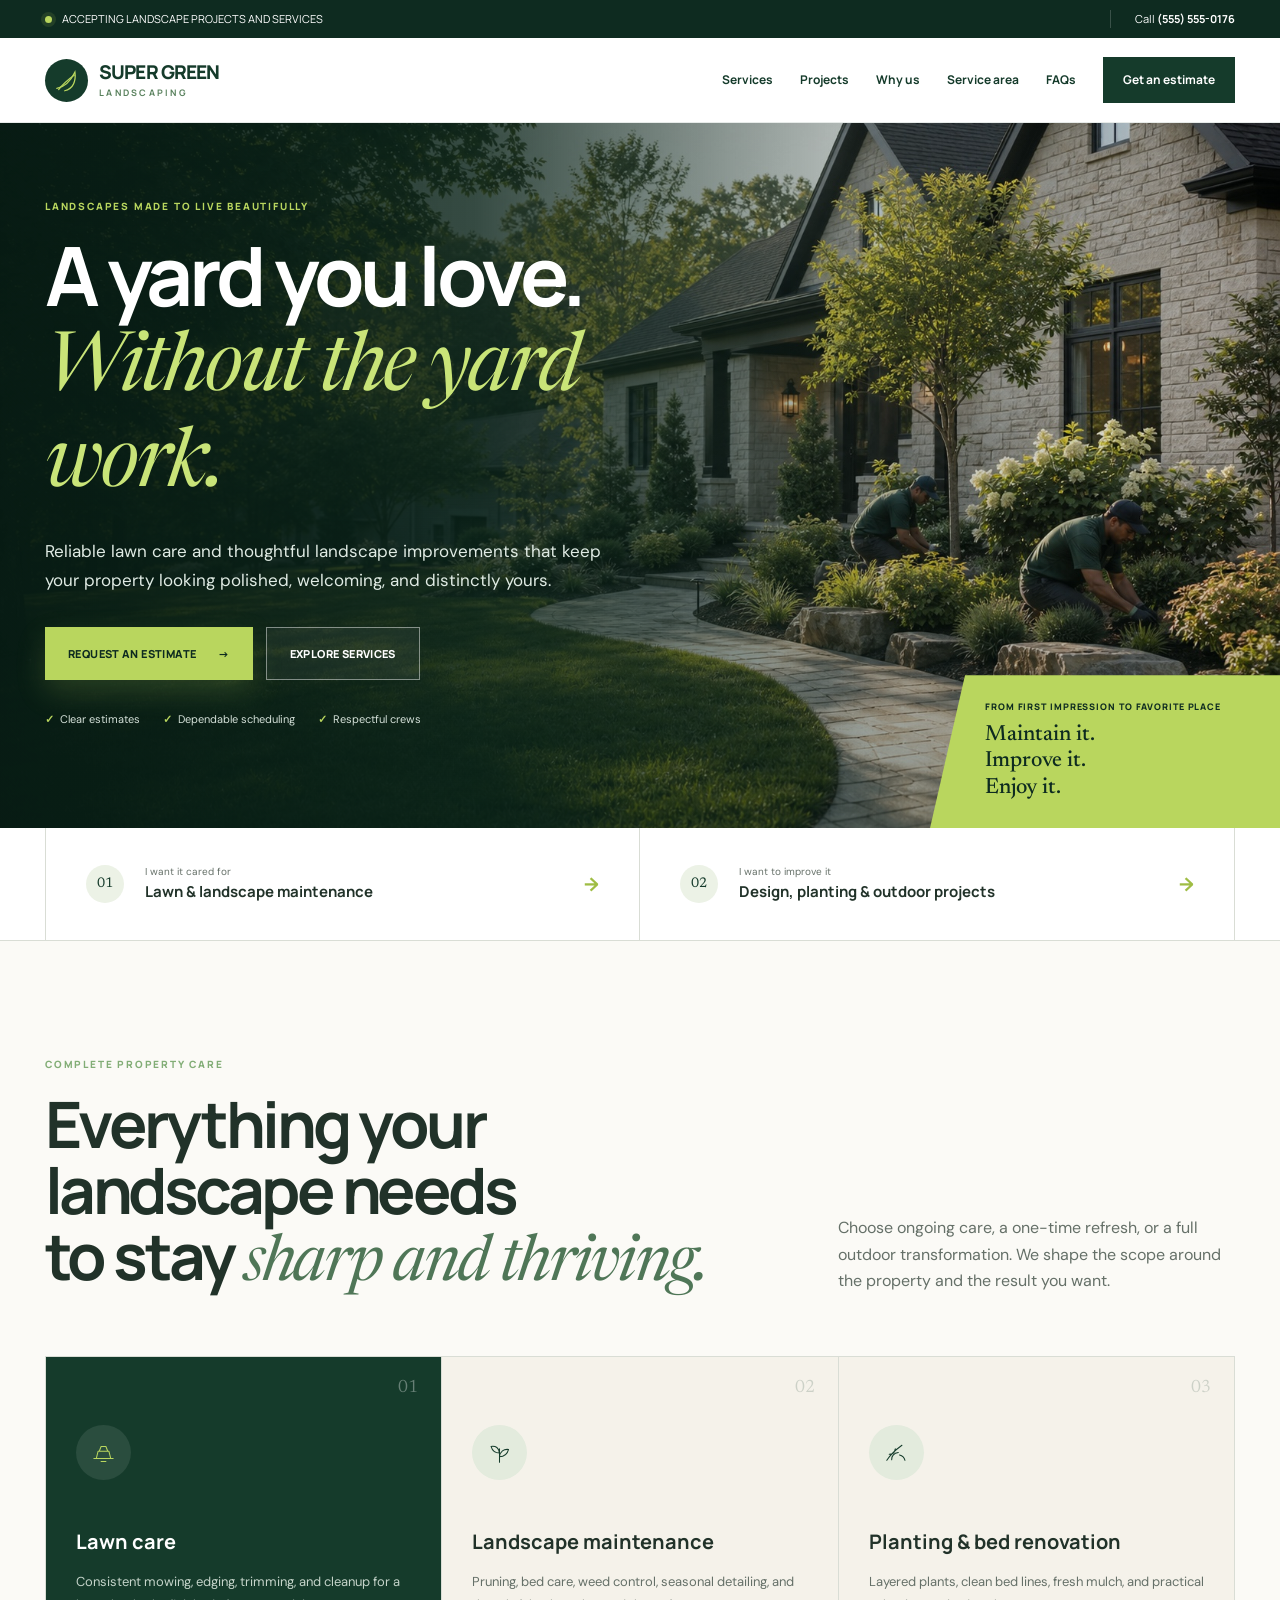
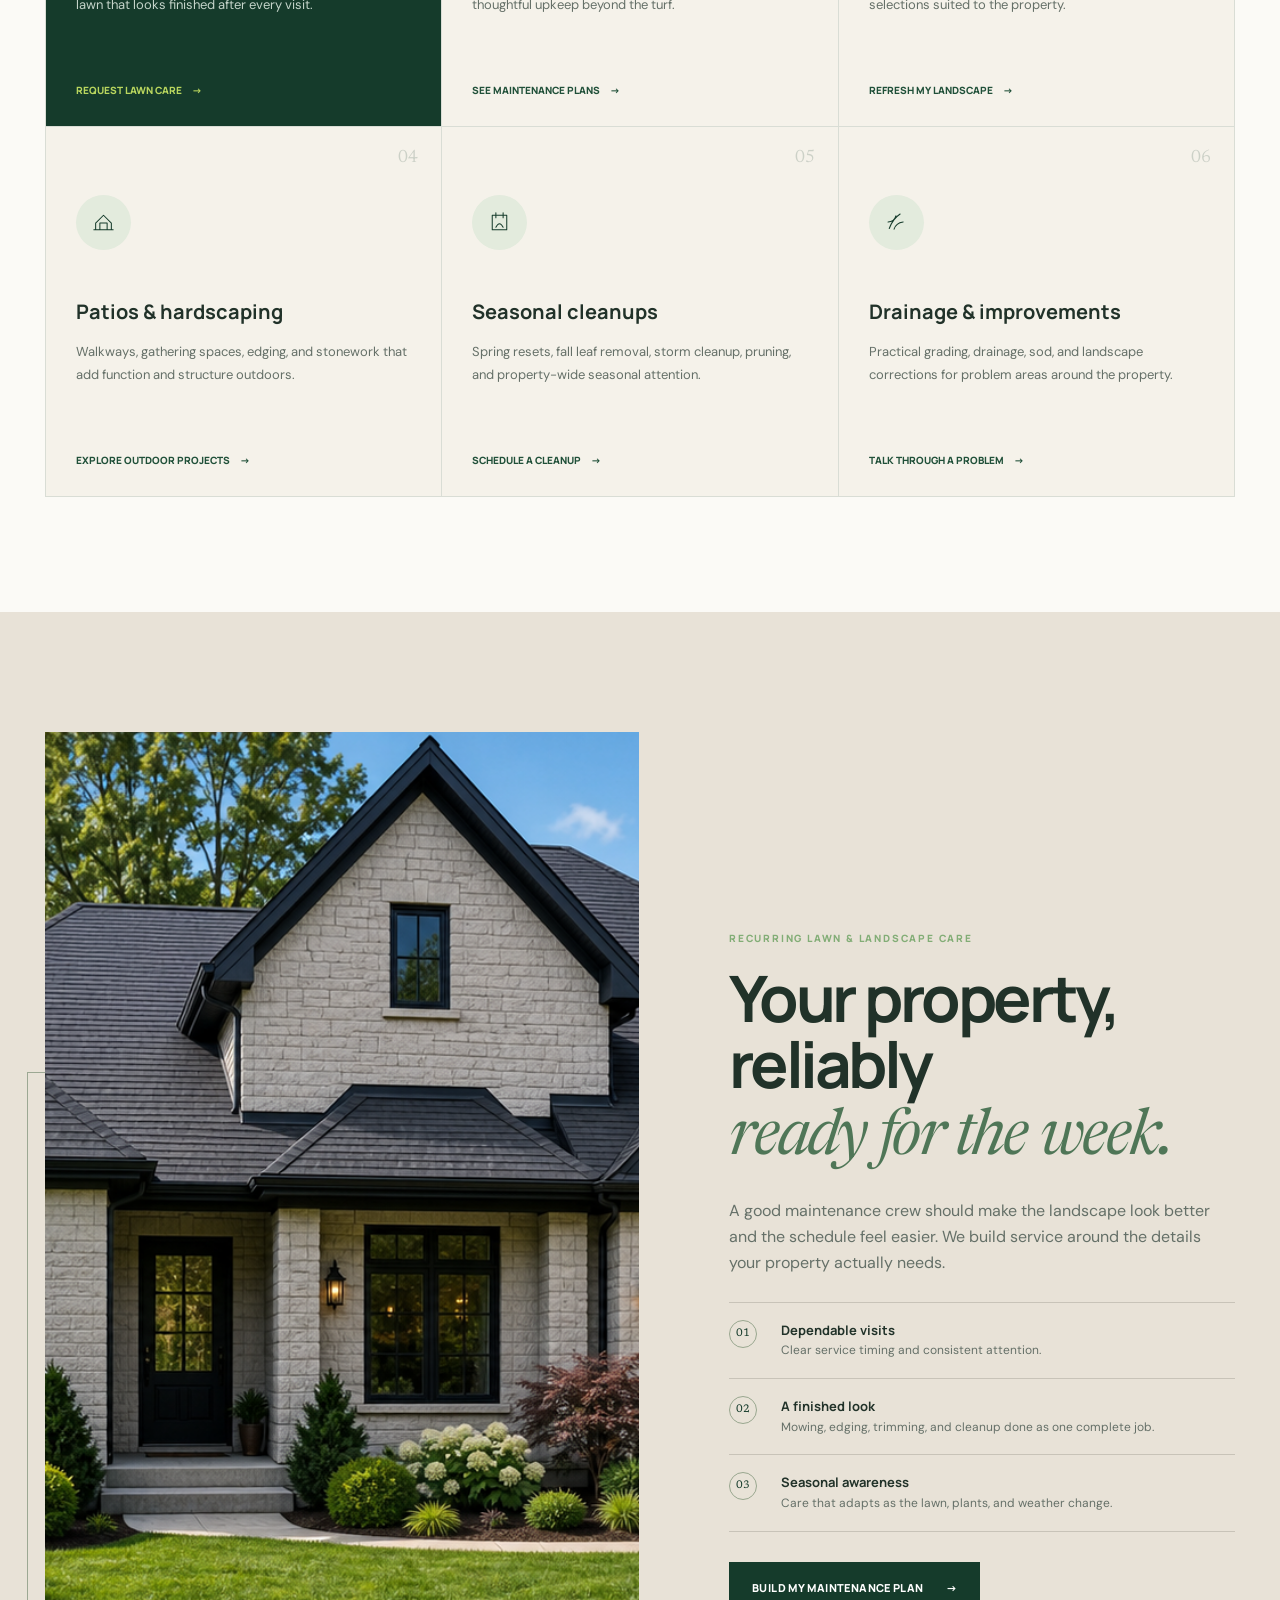
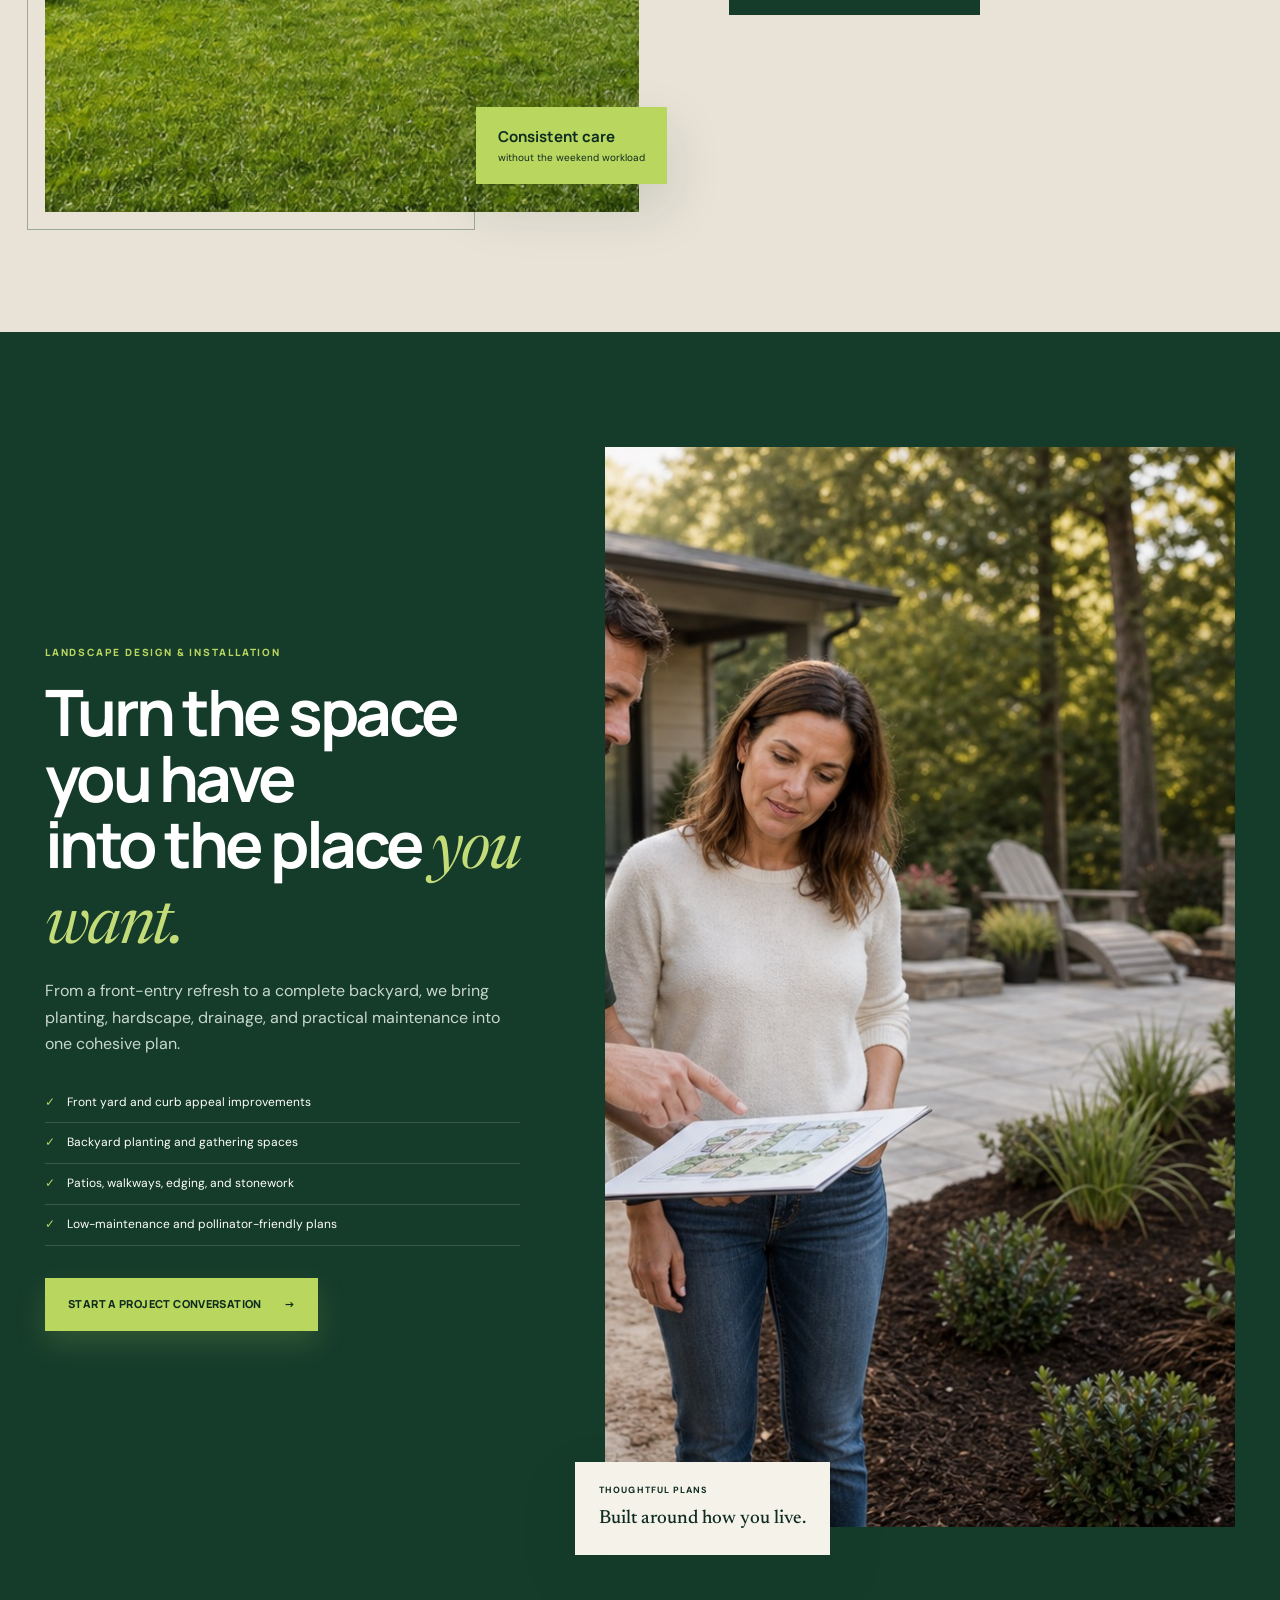
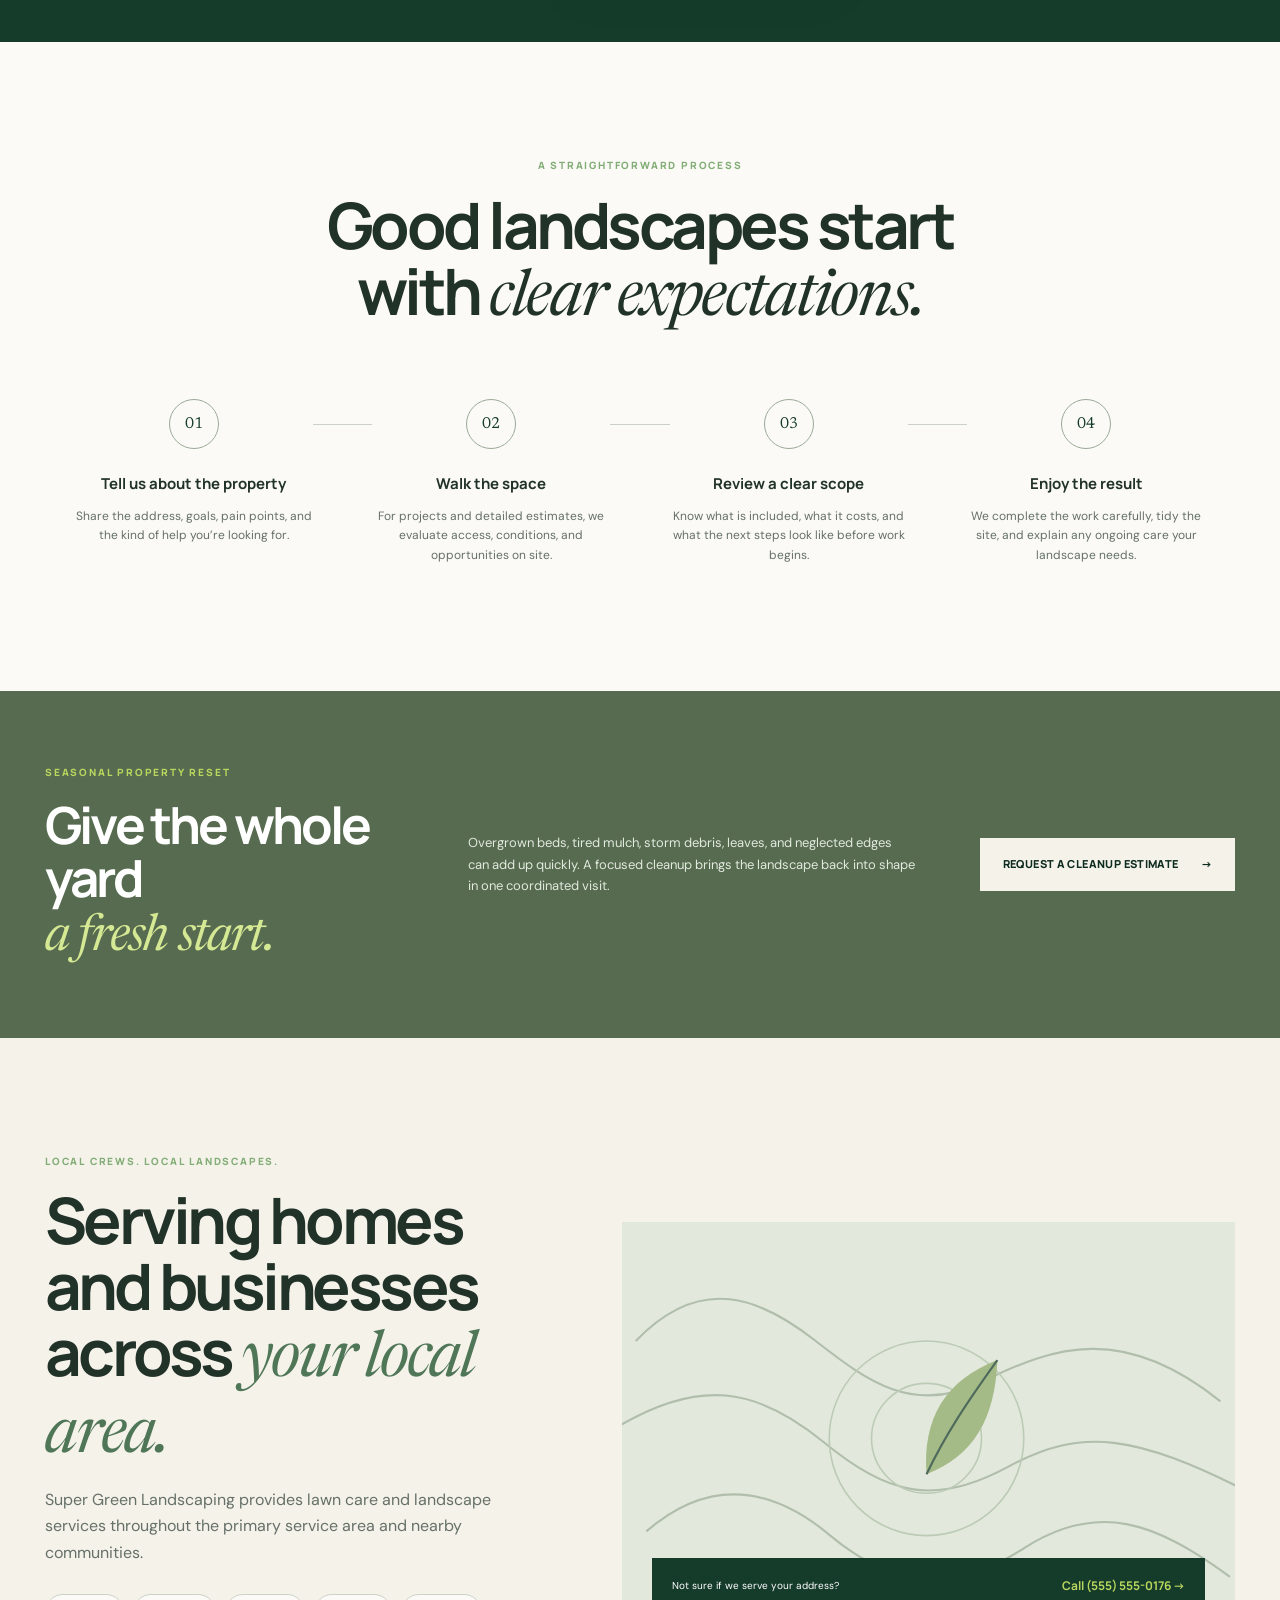
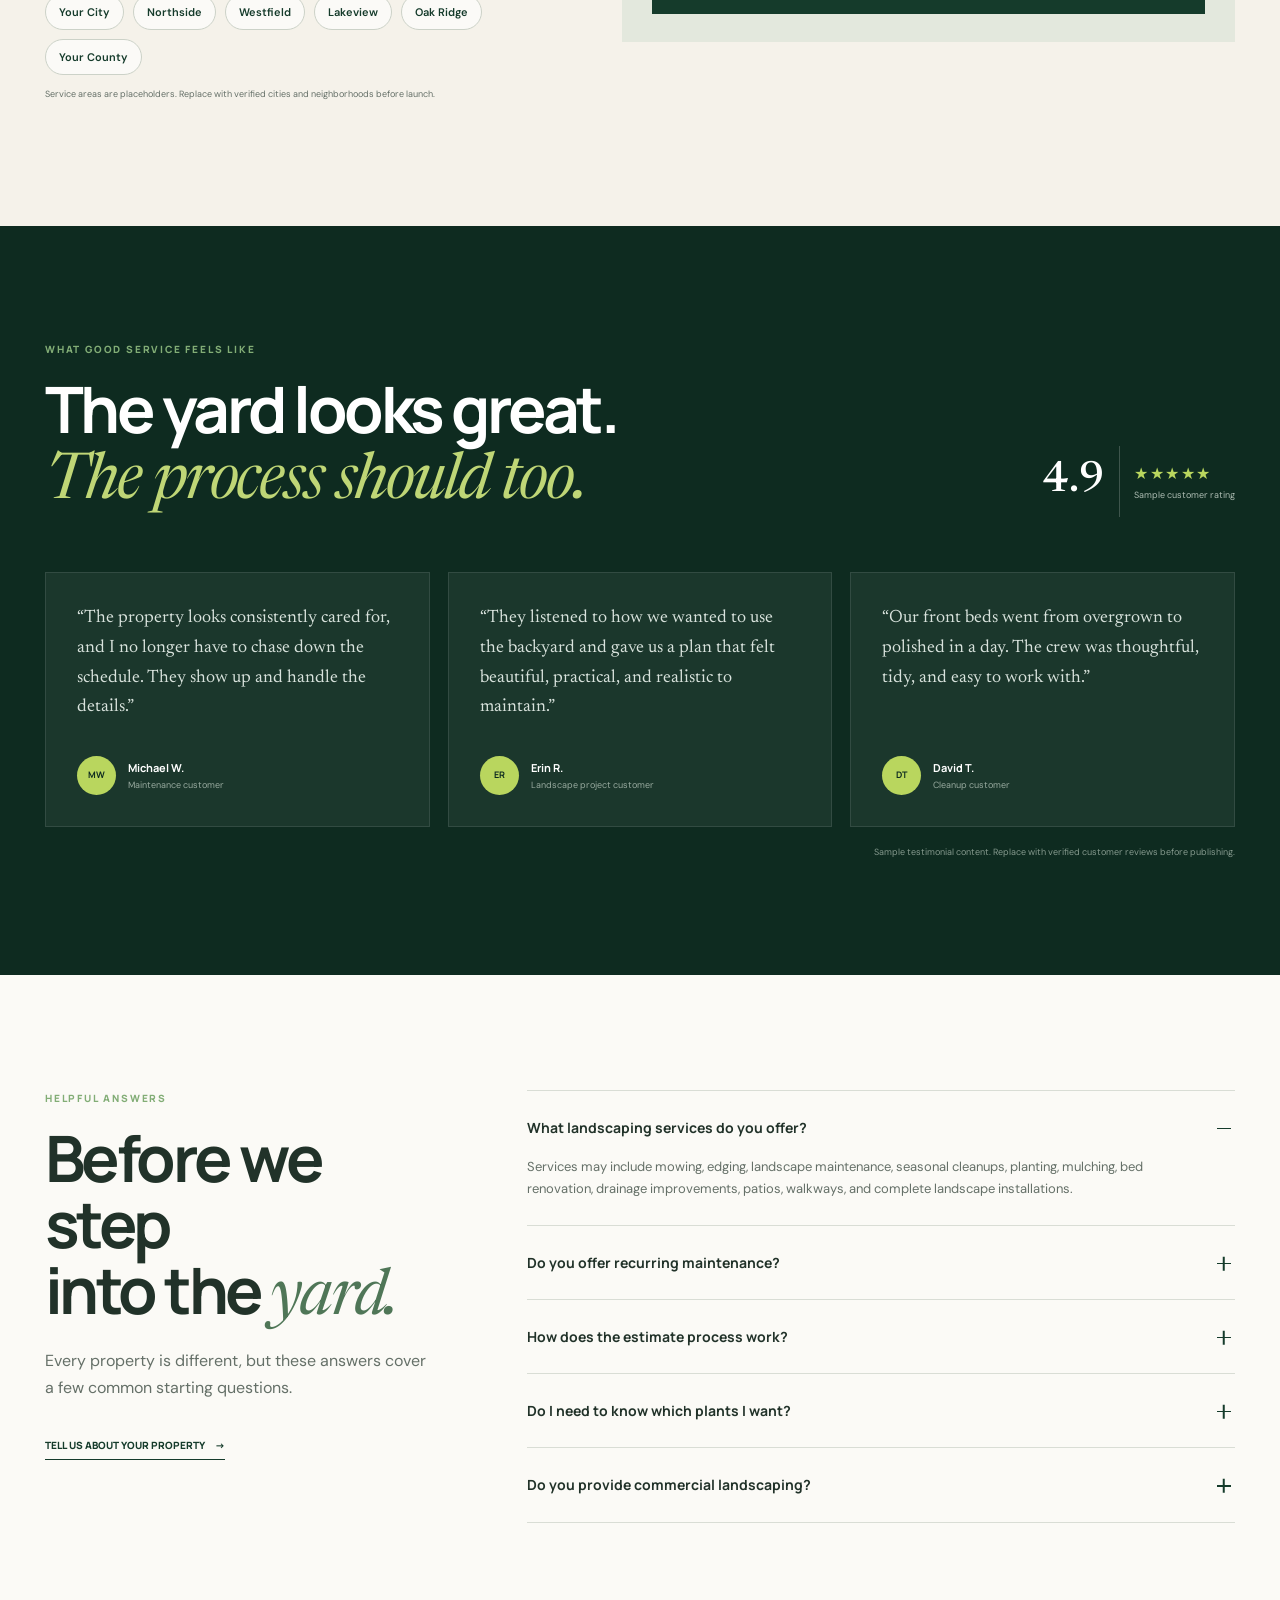
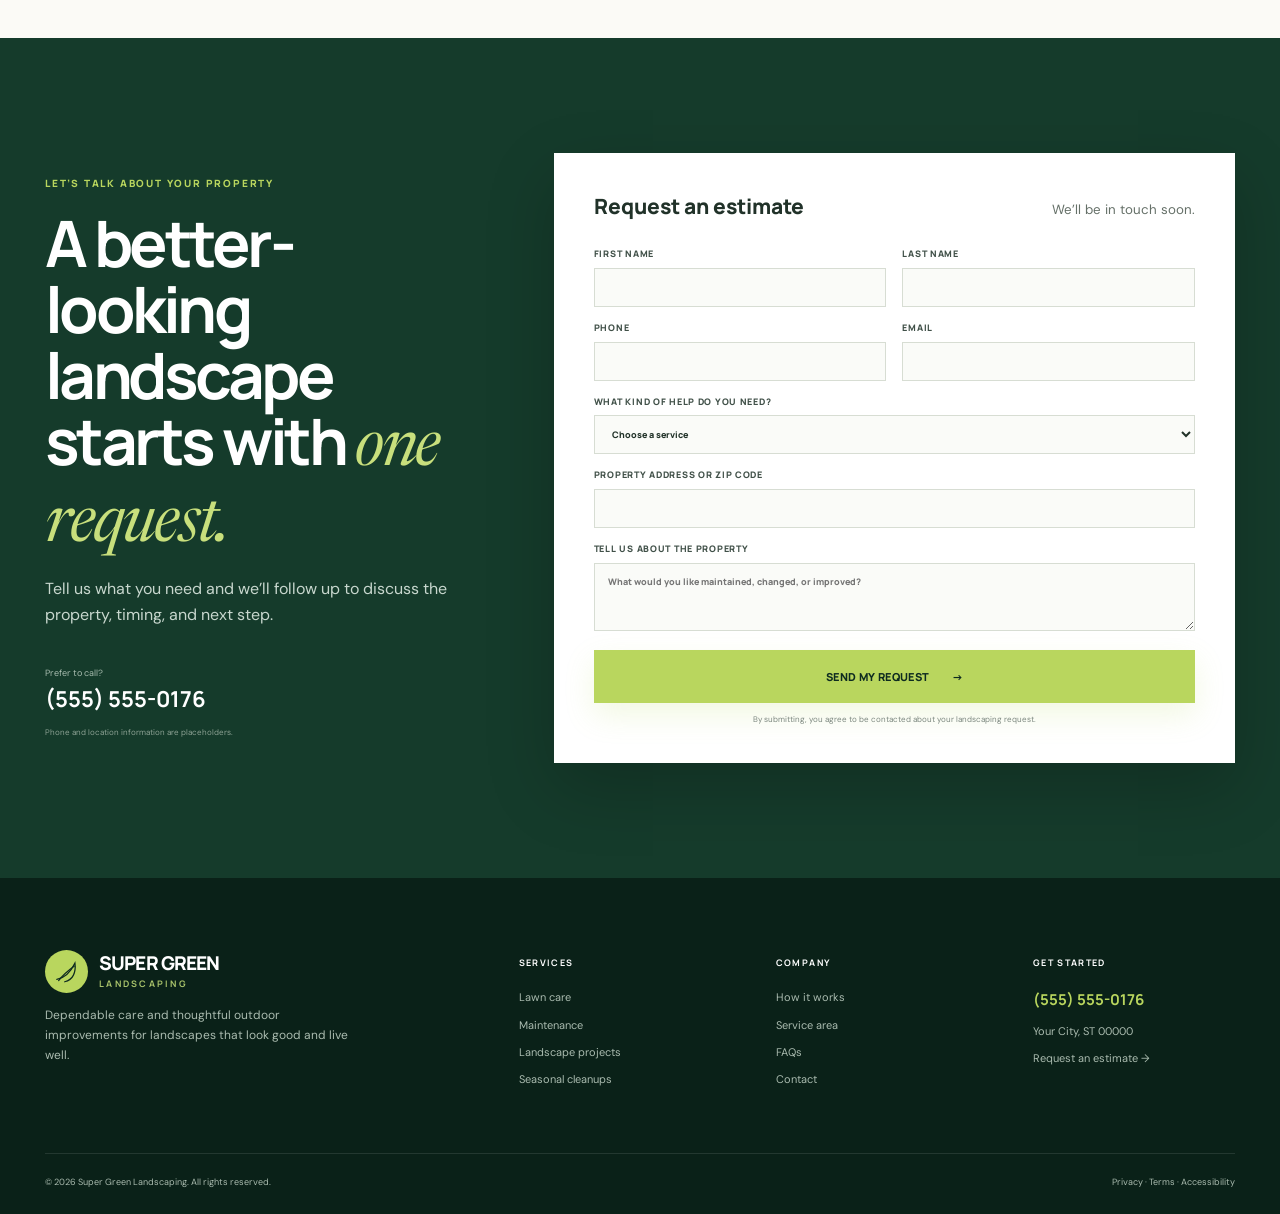
<file: index.html>
<!doctype html>
<html lang="en">
  <head>
    <meta charset="UTF-8">
    <meta name="viewport" content="width=device-width, initial-scale=1.0">
    <title>Super Green Landscaping | Lawn Care &amp; Landscape Design</title>
    <meta name="description" content="Reliable lawn care, landscape maintenance, planting, patios and outdoor improvements for homes and businesses. Request a landscaping estimate from Super Green Landscaping.">
    <meta name="theme-color" content="#153b2b">
    <meta name="robots" content="index, follow, max-image-preview:large">
    <link rel="canonical" href="https://supergreenlandscaping.com/">
    <link rel="icon" href="assets/favicon.svg" type="image/svg+xml">
    <link rel="preload" href="assets/images/landscape-hero.jpg" as="image">
    <link rel="stylesheet" href="styles.css">
    <meta property="og:type" content="website">
    <meta property="og:title" content="Super Green Landscaping">
    <meta property="og:description" content="Landscapes that look cared for. Service that feels effortless.">
    <meta property="og:url" content="https://supergreenlandscaping.com/">
    <meta property="og:image" content="https://supergreenlandscaping.com/assets/images/landscape-hero.jpg">
    <meta name="twitter:card" content="summary_large_image">
    <script type="application/ld+json">
      {
        "@context": "https://schema.org",
        "@type": "LandscapingBusiness",
        "@id": "https://supergreenlandscaping.com/#business",
        "name": "Super Green Landscaping",
        "url": "https://supergreenlandscaping.com/",
        "image": "https://supergreenlandscaping.com/assets/images/landscape-hero.jpg",
        "telephone": "+1-555-555-0176",
        "priceRange": "$$",
        "description": "Residential and commercial lawn care, landscape maintenance, planting, cleanups, hardscaping and landscape improvement services.",
        "address": {
          "@type": "PostalAddress",
          "addressLocality": "Your City",
          "addressRegion": "ST",
          "postalCode": "00000",
          "addressCountry": "US"
        },
        "areaServed": [
          {"@type": "City", "name": "Your City"},
          {"@type": "AdministrativeArea", "name": "Your County"}
        ],
        "hasOfferCatalog": {
          "@type": "OfferCatalog",
          "name": "Landscaping Services",
          "itemListElement": [
            {"@type": "Offer", "itemOffered": {"@type": "Service", "name": "Lawn Care and Mowing"}},
            {"@type": "Offer", "itemOffered": {"@type": "Service", "name": "Landscape Maintenance"}},
            {"@type": "Offer", "itemOffered": {"@type": "Service", "name": "Landscape Design and Installation"}},
            {"@type": "Offer", "itemOffered": {"@type": "Service", "name": "Planting and Mulching"}},
            {"@type": "Offer", "itemOffered": {"@type": "Service", "name": "Patios and Hardscaping"}},
            {"@type": "Offer", "itemOffered": {"@type": "Service", "name": "Seasonal Yard Cleanup"}}
          ]
        }
      }
    </script>
    <script type="application/ld+json">
      {
        "@context": "https://schema.org",
        "@type": "FAQPage",
        "mainEntity": [
          {
            "@type": "Question",
            "name": "What landscaping services do you offer?",
            "acceptedAnswer": {"@type": "Answer", "text": "Services may include mowing, edging, landscape maintenance, seasonal cleanups, planting, mulching, bed renovation, drainage improvements, patios, walkways and complete landscape installations."}
          },
          {
            "@type": "Question",
            "name": "Do you offer recurring lawn and landscape maintenance?",
            "acceptedAnswer": {"@type": "Answer", "text": "Yes. Recurring service plans can be tailored to the property and season, with visit frequency and included services confirmed in the estimate."}
          },
          {
            "@type": "Question",
            "name": "How does the landscape estimate process work?",
            "acceptedAnswer": {"@type": "Answer", "text": "After a short conversation about the property and goals, a team member visits the site when needed, confirms the scope and provides a written estimate before scheduling work."}
          },
          {
            "@type": "Question",
            "name": "Do I need to know which plants or materials I want?",
            "acceptedAnswer": {"@type": "Answer", "text": "No. Share how you want the space to look, feel and function. Recommendations can account for sun, soil, drainage, maintenance preferences, budget and regional growing conditions."}
          }
        ]
      }
    </script>
  </head>
  <body>
    <a class="skip-link" href="#main-content">Skip to content</a>

    <div class="utility-bar">
      <div class="container utility-inner">
        <p><span></span> ACCEPTING LANDSCAPE PROJECTS AND SERVICES</p>
        <a href="tel:+15555550176">Call <strong>(555) 555-0176</strong></a>
      </div>
    </div>

    <header class="site-header" id="top">
      <div class="container nav-wrap">
        <a class="brand" href="#top" aria-label="Super Green Landscaping home">
          <span class="brand-mark" aria-hidden="true">
            <svg viewBox="0 0 48 48"><path d="M8 37C20 35 30 27 38 10c2 15-3 28-17 31"/><path d="M11 39c7-9 15-16 26-24"/></svg>
          </span>
          <span class="brand-copy"><strong>Super Green</strong><small>Landscaping</small></span>
        </a>
        <button class="menu-toggle" type="button" aria-expanded="false" aria-controls="primary-nav">
          <span></span><span></span><span></span><span class="sr-only">Open menu</span>
        </button>
        <nav class="primary-nav" id="primary-nav" aria-label="Primary navigation">
          <a href="#services">Services</a>
          <a href="#projects">Projects</a>
          <a href="#why-us">Why us</a>
          <a href="#service-area">Service area</a>
          <a href="#faq">FAQs</a>
          <a class="nav-cta" href="#estimate">Get an estimate</a>
        </nav>
      </div>
    </header>

    <main id="main-content">
      <section class="hero" aria-labelledby="hero-heading">
        <div class="hero-image" role="img" aria-label="Professionally landscaped home with a healthy lawn, layered plantings and stone walkway"></div>
        <div class="hero-overlay"></div>
        <div class="container hero-inner">
          <div class="hero-copy">
            <span class="eyebrow">Landscapes made to live beautifully</span>
            <h1 id="hero-heading">A yard you love.<br><em>Without the yard work.</em></h1>
            <p>Reliable lawn care and thoughtful landscape improvements that keep your property looking polished, welcoming, and distinctly yours.</p>
            <div class="hero-actions">
              <a class="button button-lime" href="#estimate">Request an estimate <span>→</span></a>
              <a class="button button-ghost" href="#services">Explore services</a>
            </div>
            <div class="hero-trust">
              <span><b>✓</b> Clear estimates</span>
              <span><b>✓</b> Dependable scheduling</span>
              <span><b>✓</b> Respectful crews</span>
            </div>
          </div>
        </div>
        <div class="hero-card">
          <span>From first impression to favorite place</span>
          <strong>Maintain it.<br>Improve it.<br>Enjoy it.</strong>
        </div>
      </section>

      <section class="path-section" aria-label="Choose a landscaping service path">
        <div class="container path-grid">
          <a href="#maintenance">
            <span class="path-number">01</span>
            <div><small>I want it cared for</small><strong>Lawn &amp; landscape maintenance</strong></div>
            <b>→</b>
          </a>
          <a href="#projects">
            <span class="path-number">02</span>
            <div><small>I want to improve it</small><strong>Design, planting &amp; outdoor projects</strong></div>
            <b>→</b>
          </a>
        </div>
      </section>

      <section class="services-section section" id="services">
        <div class="container">
          <div class="section-heading">
            <div><span class="kicker">Complete property care</span><h2>Everything your landscape needs<br>to stay <em>sharp and thriving.</em></h2></div>
            <p>Choose ongoing care, a one-time refresh, or a full outdoor transformation. We shape the scope around the property and the result you want.</p>
          </div>
          <div class="service-grid">
            <article class="service-card featured">
              <span class="service-index">01</span>
              <div class="service-icon"><svg viewBox="0 0 48 48"><path d="M8 34h32M12 34l3-12h18l3 12M17 22l3-8h8l3 8M20 39h8"/></svg></div>
              <h3>Lawn care</h3>
              <p>Consistent mowing, edging, trimming, and cleanup for a lawn that looks finished after every visit.</p>
              <a href="#estimate">Request lawn care <span>→</span></a>
            </article>
            <article class="service-card">
              <span class="service-index">02</span>
              <div class="service-icon"><svg viewBox="0 0 48 48"><path d="M24 40V18M24 25c-7 0-12-4-14-11 8-1 13 2 14 11ZM24 31c8 0 13-4 15-12-8-1-14 3-15 12Z"/></svg></div>
              <h3>Landscape maintenance</h3>
              <p>Pruning, bed care, weed control, seasonal detailing, and thoughtful upkeep beyond the turf.</p>
              <a href="#maintenance">See maintenance plans <span>→</span></a>
            </article>
            <article class="service-card">
              <span class="service-index">03</span>
              <div class="service-icon"><svg viewBox="0 0 48 48"><path d="M8 37c6-10 14-17 25-25M16 36c0-7 4-11 11-12M12 27c6 0 9-3 10-9M29 28c5 1 8 4 9 9"/></svg></div>
              <h3>Planting &amp; bed renovation</h3>
              <p>Layered plants, clean bed lines, fresh mulch, and practical selections suited to the property.</p>
              <a href="#estimate">Refresh my landscape <span>→</span></a>
            </article>
            <article class="service-card">
              <span class="service-index">04</span>
              <div class="service-icon"><svg viewBox="0 0 48 48"><path d="M8 36h32M11 36V25l13-13 13 13v11M18 36V25h12v11"/></svg></div>
              <h3>Patios &amp; hardscaping</h3>
              <p>Walkways, gathering spaces, edging, and stonework that add function and structure outdoors.</p>
              <a href="#projects">Explore outdoor projects <span>→</span></a>
            </article>
            <article class="service-card">
              <span class="service-index">05</span>
              <div class="service-icon"><svg viewBox="0 0 48 48"><path d="M12 12h24v24H12zM18 8v8M30 8v8M18 32c4-8 8-8 12 0"/></svg></div>
              <h3>Seasonal cleanups</h3>
              <p>Spring resets, fall leaf removal, storm cleanup, pruning, and property-wide seasonal attention.</p>
              <a href="#estimate">Schedule a cleanup <span>→</span></a>
            </article>
            <article class="service-card">
              <span class="service-index">06</span>
              <div class="service-icon"><svg viewBox="0 0 48 48"><path d="M12 34c4-11 9-18 18-24M20 35c2-7 7-11 15-12M10 23c7 0 11-3 13-10"/></svg></div>
              <h3>Drainage &amp; improvements</h3>
              <p>Practical grading, drainage, sod, and landscape corrections for problem areas around the property.</p>
              <a href="#estimate">Talk through a problem <span>→</span></a>
            </article>
          </div>
        </div>
      </section>

      <section class="maintenance-section" id="maintenance">
        <div class="container maintenance-grid">
          <div class="maintenance-image">
            <img src="assets/images/landscape-maintenance.jpg" alt="Front lawn with a clean residential home and manicured landscaping" width="1434" height="1080" loading="lazy">
            <div class="image-label"><strong>Consistent care</strong><span>without the weekend workload</span></div>
          </div>
          <div class="maintenance-copy">
            <span class="kicker">Recurring lawn &amp; landscape care</span>
            <h2>Your property, reliably<br><em>ready for the week.</em></h2>
            <p>A good maintenance crew should make the landscape look better and the schedule feel easier. We build service around the details your property actually needs.</p>
            <div class="check-list">
              <div><span>01</span><p><strong>Dependable visits</strong>Clear service timing and consistent attention.</p></div>
              <div><span>02</span><p><strong>A finished look</strong>Mowing, edging, trimming, and cleanup done as one complete job.</p></div>
              <div><span>03</span><p><strong>Seasonal awareness</strong>Care that adapts as the lawn, plants, and weather change.</p></div>
            </div>
            <a class="button button-forest" href="#estimate">Build my maintenance plan <span>→</span></a>
          </div>
        </div>
      </section>

      <section class="projects-section section" id="projects">
        <div class="container project-grid">
          <div class="project-copy">
            <span class="kicker kicker-light">Landscape design &amp; installation</span>
            <h2>Turn the space you have<br>into the place <em>you want.</em></h2>
            <p>From a front-entry refresh to a complete backyard, we bring planting, hardscape, drainage, and practical maintenance into one cohesive plan.</p>
            <ul>
              <li>Front yard and curb appeal improvements</li>
              <li>Backyard planting and gathering spaces</li>
              <li>Patios, walkways, edging, and stonework</li>
              <li>Low-maintenance and pollinator-friendly plans</li>
            </ul>
            <a class="button button-lime" href="#estimate">Start a project conversation <span>→</span></a>
          </div>
          <div class="project-image">
            <img src="assets/images/landscape-design.jpg" alt="Landscape designer reviewing a residential backyard planting plan with a homeowner" width="1434" height="1080" loading="lazy">
            <div class="project-stat"><small>Thoughtful plans</small><strong>Built around how you live.</strong></div>
          </div>
        </div>
      </section>

      <section class="process-section" id="why-us">
        <div class="container">
          <div class="center-heading"><span class="kicker">A straightforward process</span><h2>Good landscapes start<br>with <em>clear expectations.</em></h2></div>
          <div class="process-grid">
            <article><span>01</span><h3>Tell us about the property</h3><p>Share the address, goals, pain points, and the kind of help you’re looking for.</p></article>
            <article><span>02</span><h3>Walk the space</h3><p>For projects and detailed estimates, we evaluate access, conditions, and opportunities on site.</p></article>
            <article><span>03</span><h3>Review a clear scope</h3><p>Know what is included, what it costs, and what the next steps look like before work begins.</p></article>
            <article><span>04</span><h3>Enjoy the result</h3><p>We complete the work carefully, tidy the site, and explain any ongoing care your landscape needs.</p></article>
          </div>
        </div>
      </section>

      <section class="season-section">
        <div class="container season-inner">
          <div><span class="kicker kicker-light">Seasonal property reset</span><h2>Give the whole yard<br><em>a fresh start.</em></h2></div>
          <p>Overgrown beds, tired mulch, storm debris, leaves, and neglected edges can add up quickly. A focused cleanup brings the landscape back into shape in one coordinated visit.</p>
          <a class="button button-stone" href="#estimate">Request a cleanup estimate <span>→</span></a>
        </div>
      </section>

      <section class="area-section section" id="service-area">
        <div class="container area-grid">
          <div class="area-copy">
            <span class="kicker">Local crews. Local landscapes.</span>
            <h2>Serving homes and businesses<br>across <em>your local area.</em></h2>
            <p>Super Green Landscaping provides lawn care and landscape services throughout the primary service area and nearby communities.</p>
            <div class="area-tags"><span>Your City</span><span>Northside</span><span>Westfield</span><span>Lakeview</span><span>Oak Ridge</span><span>Your County</span></div>
            <p class="placeholder-note">Service areas are placeholders. Replace with verified cities and neighborhoods before launch.</p>
          </div>
          <div class="area-panel">
            <svg viewBox="0 0 580 390" aria-hidden="true">
              <path class="topo" d="M13 109c62-65 119-40 169-1s94 72 160 39 132-55 224 19"/>
              <path class="topo" d="M-12 195c85-54 141-41 202 9s105 62 175 24 120-31 230 25"/>
              <path class="topo" d="M23 289c60-52 119-42 174 4s113 57 183 12 124-25 195 27"/>
              <circle cx="288" cy="201" r="92"/>
              <circle cx="288" cy="201" r="52"/>
              <path class="leaf" d="M288 235c-4-53 18-89 67-108-2 56-23 91-67 108Z"/>
              <path class="leaf-line" d="M288 235c18-38 39-69 67-108"/>
            </svg>
            <div><small>Not sure if we serve your address?</small><a href="tel:+15555550176">Call (555) 555-0176 <span>→</span></a></div>
          </div>
        </div>
      </section>

      <section class="reviews-section section">
        <div class="container">
          <div class="reviews-heading">
            <div><span class="kicker">What good service feels like</span><h2>The yard looks great.<br><em>The process should too.</em></h2></div>
            <div class="rating"><strong>4.9</strong><span>★★★★★<small>Sample customer rating</small></span></div>
          </div>
          <div class="review-grid">
            <blockquote><p>“The property looks consistently cared for, and I no longer have to chase down the schedule. They show up and handle the details.”</p><footer><strong>MW</strong><span><b>Michael W.</b><small>Maintenance customer</small></span></footer></blockquote>
            <blockquote><p>“They listened to how we wanted to use the backyard and gave us a plan that felt beautiful, practical, and realistic to maintain.”</p><footer><strong>ER</strong><span><b>Erin R.</b><small>Landscape project customer</small></span></footer></blockquote>
            <blockquote><p>“Our front beds went from overgrown to polished in a day. The crew was thoughtful, tidy, and easy to work with.”</p><footer><strong>DT</strong><span><b>David T.</b><small>Cleanup customer</small></span></footer></blockquote>
          </div>
          <p class="review-note">Sample testimonial content. Replace with verified customer reviews before publishing.</p>
        </div>
      </section>

      <section class="faq-section section" id="faq">
        <div class="container faq-grid">
          <div>
            <span class="kicker">Helpful answers</span>
            <h2>Before we step<br>into the <em>yard.</em></h2>
            <p>Every property is different, but these answers cover a few common starting questions.</p>
            <a class="text-link" href="#estimate">Tell us about your property <span>→</span></a>
          </div>
          <div class="accordion">
            <details open><summary>What landscaping services do you offer?<span></span></summary><p>Services may include mowing, edging, landscape maintenance, seasonal cleanups, planting, mulching, bed renovation, drainage improvements, patios, walkways, and complete landscape installations.</p></details>
            <details><summary>Do you offer recurring maintenance?<span></span></summary><p>Yes. Recurring plans can be tailored to the property and season, with visit frequency and included services confirmed in the estimate.</p></details>
            <details><summary>How does the estimate process work?<span></span></summary><p>After a short conversation about the property and goals, we visit the site when needed, confirm the scope, and provide a written estimate before scheduling work.</p></details>
            <details><summary>Do I need to know which plants I want?<span></span></summary><p>No. Tell us how you want the space to look, feel, and function. Recommendations can account for sun, soil, drainage, maintenance preferences, budget, and regional growing conditions.</p></details>
            <details><summary>Do you provide commercial landscaping?<span></span></summary><p>Commercial service availability depends on the practice. Add verified property types, service levels, and coverage details here before publishing.</p></details>
          </div>
        </div>
      </section>

      <section class="estimate-section" id="estimate">
        <div class="container estimate-grid">
          <div class="estimate-copy">
            <span class="kicker kicker-light">Let’s talk about your property</span>
            <h2>A better-looking landscape<br>starts with <em>one request.</em></h2>
            <p>Tell us what you need and we’ll follow up to discuss the property, timing, and next step.</p>
            <a class="estimate-phone" href="tel:+15555550176"><small>Prefer to call?</small><strong>(555) 555-0176</strong></a>
            <span class="contact-note">Phone and location information are placeholders.</span>
          </div>
          <form class="estimate-form" id="service-form" action="#" method="post">
            <div class="form-title"><span>Request an estimate</span><small>We’ll be in touch soon.</small></div>
            <div class="form-row">
              <label>First name<input type="text" name="first-name" autocomplete="given-name" required></label>
              <label>Last name<input type="text" name="last-name" autocomplete="family-name" required></label>
            </div>
            <div class="form-row">
              <label>Phone<input type="tel" name="phone" autocomplete="tel" required></label>
              <label>Email<input type="email" name="email" autocomplete="email" required></label>
            </div>
            <label>What kind of help do you need?
              <select name="service" required>
                <option value="">Choose a service</option>
                <option>Recurring lawn care</option>
                <option>Landscape maintenance</option>
                <option>Planting or bed renovation</option>
                <option>Patio or hardscape project</option>
                <option>Seasonal cleanup</option>
                <option>Drainage or property issue</option>
                <option>Not sure yet</option>
              </select>
            </label>
            <label>Property address or ZIP code<input type="text" name="location" autocomplete="postal-code"></label>
            <label>Tell us about the property<textarea name="message" rows="3" placeholder="What would you like maintained, changed, or improved?"></textarea></label>
            <button class="button button-lime form-submit" type="submit">Send my request <span>→</span></button>
            <p class="form-privacy">By submitting, you agree to be contacted about your landscaping request.</p>
            <div class="form-success" role="status" tabindex="-1" hidden>Thanks. This demo form is ready to connect to your CRM or form service.</div>
          </form>
        </div>
      </section>
    </main>

    <footer class="site-footer">
      <div class="container footer-grid">
        <div class="footer-brand">
          <a class="brand brand-light" href="#top"><span class="brand-mark"><svg viewBox="0 0 48 48"><path d="M8 37C20 35 30 27 38 10c2 15-3 28-17 31"/><path d="M11 39c7-9 15-16 26-24"/></svg></span><span class="brand-copy"><strong>Super Green</strong><small>Landscaping</small></span></a>
          <p>Dependable care and thoughtful outdoor improvements for landscapes that look good and live well.</p>
        </div>
        <div><h3>Services</h3><a href="#maintenance">Lawn care</a><a href="#maintenance">Maintenance</a><a href="#projects">Landscape projects</a><a href="#services">Seasonal cleanups</a></div>
        <div><h3>Company</h3><a href="#why-us">How it works</a><a href="#service-area">Service area</a><a href="#faq">FAQs</a><a href="#estimate">Contact</a></div>
        <div><h3>Get started</h3><a class="footer-phone" href="tel:+15555550176">(555) 555-0176</a><span>Your City, ST 00000</span><a href="#estimate">Request an estimate →</a></div>
      </div>
      <div class="container footer-bottom"><span>© <span id="year"></span> Super Green Landscaping. All rights reserved.</span><span>Privacy · Terms · Accessibility</span></div>
    </footer>
    <div class="mobile-action-bar"><a href="tel:+15555550176">Call now</a><a href="#estimate">Get an estimate</a></div>
    <script src="script.js"></script>
  </body>
</html>
</file>
<file: styles.css>
@import url('https://fonts.googleapis.com/css2?family=DM+Sans:wght@400;500;600;700&family=Manrope:wght@500;600;700;800&family=Newsreader:ital,opsz,wght@1,6..72,400;1,6..72,500&display=swap');

:root {
  --forest: #153b2b;
  --forest-2: #205039;
  --deep: #0e2b20;
  --lime: #b9d65e;
  --lime-dark: #9fbd44;
  --stone: #e8e2d7;
  --cream: #f5f2ea;
  --paper: #fbfaf6;
  --white: #fff;
  --ink: #213229;
  --muted: #657068;
  --line: #d9ddd5;
  --gold: #b79a54;
  --sans: 'Manrope', Arial, sans-serif;
  --body: 'DM Sans', Arial, sans-serif;
  --serif: 'Newsreader', Georgia, serif;
  --shadow: 0 22px 55px rgba(21,59,43,.15);
}

* { box-sizing: border-box; }
html { scroll-behavior: smooth; }
body { margin: 0; color: var(--ink); background: var(--paper); font-family: var(--body); line-height: 1.65; -webkit-font-smoothing: antialiased; }
body.menu-open { overflow: hidden; }
img { display: block; width: 100%; }
a { color: inherit; text-decoration: none; }
button, input, select, textarea { font: inherit; }
button { cursor: pointer; }
.container { width: min(1190px, calc(100% - 44px)); margin-inline: auto; }
.section { padding: 115px 0; }
.sr-only { position: absolute; width: 1px; height: 1px; padding: 0; margin: -1px; overflow: hidden; clip: rect(0,0,0,0); white-space: nowrap; border: 0; }
.skip-link { position: fixed; z-index: 999; top: -60px; left: 16px; padding: 11px 16px; color: var(--deep); background: var(--lime); }
.skip-link:focus { top: 16px; }
:focus-visible { outline: 3px solid var(--lime-dark); outline-offset: 4px; }

.utility-bar { color: white; background: var(--deep); font-family: var(--sans); font-size: 11px; }
.utility-inner { min-height: 38px; display: flex; align-items: center; justify-content: space-between; }
.utility-inner p { margin: 0; }
.utility-inner p span { width: 7px; height: 7px; display: inline-block; margin-right: 8px; background: var(--lime); border-radius: 50%; box-shadow: 0 0 0 4px rgba(185,214,94,.12); }
.utility-inner a { padding-left: 24px; border-left: 1px solid rgba(255,255,255,.18); }
.site-header { position: relative; z-index: 20; color: var(--forest); background: rgba(255,255,255,.97); border-bottom: 1px solid rgba(21,59,43,.1); }
.site-header.sticky { position: fixed; inset: 0 0 auto; box-shadow: 0 10px 35px rgba(14,43,32,.1); animation: drop .25s ease; }
@keyframes drop { from { transform: translateY(-100%); } }
.nav-wrap { min-height: 84px; display: flex; align-items: center; justify-content: space-between; gap: 30px; }
.brand { display: inline-flex; align-items: center; gap: 11px; }
.brand-mark { width: 43px; height: 43px; display: grid; place-items: center; color: var(--lime); background: var(--forest); border-radius: 50%; }
.brand-mark svg { width: 29px; fill: none; stroke: currentColor; stroke-width: 2; stroke-linecap: round; }
.brand-copy { display: flex; flex-direction: column; line-height: 1; text-transform: uppercase; }
.brand-copy strong { font-family: var(--sans); font-size: 19px; font-weight: 800; letter-spacing: -.045em; }
.brand-copy small { margin-top: 6px; color: #58805c; font-family: var(--sans); font-size: 9px; font-weight: 700; letter-spacing: .25em; }
.primary-nav { display: flex; align-items: center; gap: 27px; font-family: var(--sans); font-size: 12px; font-weight: 700; }
.primary-nav > a:not(.nav-cta) { position: relative; padding: 29px 0; }
.primary-nav > a:not(.nav-cta)::after { content: ''; position: absolute; left: 0; right: 100%; bottom: 21px; height: 2px; background: var(--lime-dark); transition: right .2s; }
.primary-nav > a:hover::after { right: 0; }
.nav-cta { padding: 13px 20px; color: white; background: var(--forest); transition: background .2s, transform .2s; }
.nav-cta:hover { background: var(--forest-2); transform: translateY(-2px); }
.menu-toggle { display: none; width: 44px; height: 44px; padding: 10px; border: 0; background: transparent; }
.menu-toggle span:not(.sr-only) { display: block; height: 2px; margin: 5px 0; background: var(--forest); transition: .2s; }

.hero { position: relative; min-height: 700px; overflow: hidden; color: white; background: var(--deep); }
.hero-image { position: absolute; inset: 0; background: url('assets/images/landscape-hero.jpg') center / cover no-repeat; }
.hero-overlay { position: absolute; inset: 0; background: linear-gradient(90deg,rgba(7,28,20,.94) 0%,rgba(9,35,25,.81) 37%,rgba(9,35,25,.25) 68%,rgba(9,35,25,.08)),linear-gradient(0deg,rgba(6,25,18,.3),transparent 40%); }
.hero-inner { position: relative; min-height: 700px; display: flex; align-items: center; }
.hero-copy { width: min(665px,60%); padding: 75px 0 100px; }
.eyebrow,.kicker { display: block; margin-bottom: 18px; color: #82ad76; font-family: var(--sans); font-size: 10px; font-weight: 800; letter-spacing: .18em; text-transform: uppercase; }
.hero .eyebrow { color: var(--lime); }
h1,h2 { margin: 0; font-family: var(--sans); font-weight: 700; line-height: 1.03; letter-spacing: -.055em; }
h1 { font-size: clamp(55px,6.4vw,89px); }
h1 em,h2 em { font-family: var(--serif); font-weight: 400; letter-spacing: -.035em; }
h1 em { color: #c9e478; }
.hero-copy > p { max-width: 590px; margin: 27px 0 31px; color: #e0ebe4; font-size: 17px; line-height: 1.75; }
.hero-actions { display: flex; gap: 13px; flex-wrap: wrap; }
.button { min-height: 53px; display: inline-flex; align-items: center; justify-content: center; gap: 22px; padding: 13px 23px; border: 0; font-family: var(--sans); font-size: 11px; font-weight: 800; letter-spacing: .035em; text-transform: uppercase; transition: transform .2s,background .2s,color .2s; }
.button:hover { transform: translateY(-2px); }
.button-lime { color: var(--deep); background: var(--lime); box-shadow: 0 12px 30px rgba(185,214,94,.18); }
.button-lime:hover { background: #cae77a; }
.button-ghost { color: white; border: 1px solid rgba(255,255,255,.45); background: rgba(255,255,255,.05); }
.button-ghost:hover { background: rgba(255,255,255,.13); }
.hero-trust { display: flex; gap: 23px; margin-top: 30px; color: #d5e1d9; font-size: 11px; }
.hero-trust span { display: flex; align-items: center; gap: 6px; }
.hero-trust b { color: var(--lime); }
.hero-card { position: absolute; right: 0; bottom: 0; min-width: 350px; padding: 25px 42px 27px 55px; color: var(--deep); background: var(--lime); clip-path: polygon(10% 0,100% 0,100% 100%,0 100%); }
.hero-card span { display: block; margin-bottom: 7px; font-family: var(--sans); font-size: 9px; font-weight: 800; letter-spacing: .1em; text-transform: uppercase; }
.hero-card strong { font-family: var(--serif); font-size: 22px; font-weight: 500; line-height: 1.15; }

.path-section { background: white; border-bottom: 1px solid var(--line); }
.path-grid { display: grid; grid-template-columns: 1fr 1fr; }
.path-grid a { display: grid; grid-template-columns: 42px 1fr auto; align-items: center; gap: 17px; min-height: 112px; padding: 20px 40px; border-right: 1px solid var(--line); }
.path-grid a:first-child { border-left: 1px solid var(--line); }
.path-grid a:hover strong,.path-grid a:hover b { color: var(--forest-2); }
.path-number { width: 38px; height: 38px; display: grid; place-items: center; color: var(--forest); background: #ecf2e6; border-radius: 50%; font-family: var(--serif); font-size: 14px; }
.path-grid small,.path-grid strong { display: block; }
.path-grid small { color: var(--muted); font-size: 10px; }
.path-grid strong { font-family: var(--sans); font-size: 15px; transition: color .2s; }
.path-grid b { font-size: 19px; color: var(--lime-dark); }

.services-section { background: var(--paper); }
.section-heading { display: grid; grid-template-columns: 1.15fr .65fr; align-items: end; gap: 90px; margin-bottom: 58px; }
.section-heading h2,.maintenance-copy h2,.project-copy h2,.center-heading h2,.area-copy h2,.reviews-heading h2,.faq-grid h2,.estimate-copy h2 { font-size: clamp(44px,5vw,68px); }
.section-heading h2 em,.maintenance-copy h2 em,.area-copy h2 em,.reviews-heading h2 em,.faq-grid h2 em { color: #4f7657; }
.section-heading > p { margin: 0 0 4px; color: var(--muted); }
.service-grid { display: grid; grid-template-columns: repeat(3,1fr); border-top: 1px solid var(--line); border-left: 1px solid var(--line); }
.service-card { position: relative; min-height: 370px; padding: 33px 30px; background: var(--cream); border-right: 1px solid var(--line); border-bottom: 1px solid var(--line); transition: transform .25s,box-shadow .25s,background .25s; }
.service-card:hover { z-index: 2; transform: translateY(-7px); background: white; box-shadow: var(--shadow); }
.service-card.featured { color: white; background: var(--forest); }
.service-index { position: absolute; right: 23px; top: 17px; color: rgba(21,59,43,.18); font-family: var(--serif); font-size: 18px; }
.featured .service-index { color: rgba(255,255,255,.35); }
.service-icon { width: 55px; height: 55px; display: grid; place-items: center; margin: 35px 0 45px; color: var(--forest); background: #e3ebdd; border-radius: 50%; }
.featured .service-icon { color: var(--lime); background: rgba(255,255,255,.09); }
.service-icon svg { width: 29px; fill: none; stroke: currentColor; stroke-width: 1.7; stroke-linecap: round; stroke-linejoin: round; }
.service-card h3 { margin: 0 0 13px; font-family: var(--sans); font-size: 20px; }
.service-card p { margin: 0; color: var(--muted); font-size: 13px; line-height: 1.75; }
.featured p { color: #c5d4ca; }
.service-card a { position: absolute; left: 30px; bottom: 28px; color: var(--forest-2); font-family: var(--sans); font-size: 10px; font-weight: 800; text-transform: uppercase; }
.featured a { color: var(--lime); }
.service-card a span { margin-left: 8px; }

.maintenance-section { padding: 120px 0; background: var(--stone); }
.maintenance-grid { display: grid; grid-template-columns: 1.08fr .92fr; gap: 90px; align-items: center; }
.maintenance-image { position: relative; }
.maintenance-image::before { content: ''; position: absolute; left: -18px; bottom: -18px; width: 75%; height: 70%; border: 1px solid #9ca893; }
.maintenance-image img { position: relative; aspect-ratio: 1.1; object-fit: cover; }
.image-label { position: absolute; right: -28px; bottom: 28px; padding: 18px 22px; color: var(--deep); background: var(--lime); box-shadow: var(--shadow); }
.image-label strong,.image-label span { display: block; }
.image-label strong { font-family: var(--sans); font-size: 15px; }
.image-label span { font-size: 10px; }
.maintenance-copy > p { margin: 25px 0; color: var(--muted); }
.check-list { margin: 25px 0 30px; border-top: 1px solid #c8c3b8; }
.check-list > div { display: grid; grid-template-columns: 38px 1fr; gap: 14px; padding: 17px 0; border-bottom: 1px solid #c8c3b8; }
.check-list > div > span { width: 28px; height: 28px; display: grid; place-items: center; color: var(--forest); border: 1px solid #99a78f; border-radius: 50%; font-family: var(--serif); font-size: 11px; }
.check-list p { margin: 0; color: var(--muted); font-size: 12px; }
.check-list strong { display: block; color: var(--ink); font-family: var(--sans); font-size: 13px; }
.button-forest { color: white; background: var(--forest); }
.button-forest:hover { background: var(--forest-2); }

.projects-section { color: white; background: var(--forest); }
.project-grid { display: grid; grid-template-columns: .86fr 1.14fr; gap: 85px; align-items: center; }
.kicker-light { color: var(--lime); }
.project-copy h2 em { color: #c4dc78; }
.project-copy > p { color: #c8d7ce; }
.project-copy ul { margin: 25px 0 32px; padding: 0; list-style: none; }
.project-copy li { padding: 10px 0 10px 24px; border-bottom: 1px solid rgba(255,255,255,.15); font-size: 12px; }
.project-copy li::before { content: '✓'; margin-left: -24px; margin-right: 12px; color: var(--lime); }
.project-image { position: relative; }
.project-image img { aspect-ratio: 1.15; object-fit: cover; }
.project-stat { position: absolute; left: -30px; bottom: -28px; min-width: 245px; padding: 21px 24px; color: var(--deep); background: var(--cream); box-shadow: var(--shadow); }
.project-stat small,.project-stat strong { display: block; }
.project-stat small { font-size: 9px; font-weight: 700; letter-spacing: .12em; text-transform: uppercase; }
.project-stat strong { margin-top: 5px; font-family: var(--serif); font-size: 19px; font-weight: 500; }

.process-section { padding: 115px 0 125px; background: var(--paper); }
.center-heading { max-width: 760px; margin: 0 auto 65px; text-align: center; }
.process-grid { display: grid; grid-template-columns: repeat(4,1fr); }
.process-grid article { position: relative; padding: 0 30px; text-align: center; }
.process-grid article:not(:last-child)::after { content: ''; position: absolute; right: -10%; top: 25px; width: 20%; height: 1px; background: #cbd1c8; }
.process-grid article > span { width: 50px; height: 50px; display: grid; place-items: center; margin: 0 auto 23px; color: var(--forest); border: 1px solid #9aaa97; border-radius: 50%; font-family: var(--serif); }
.process-grid h3 { margin: 0 0 10px; font-family: var(--sans); font-size: 15px; }
.process-grid p { margin: 0; color: var(--muted); font-size: 12px; }

.season-section { padding: 73px 0; color: white; background: #566b4f; }
.season-inner { display: grid; grid-template-columns: .8fr 1fr auto; gap: 65px; align-items: center; }
.season-inner h2 { font-size: clamp(36px,4vw,52px); }
.season-inner h2 em { color: #d5e893; }
.season-inner p { margin: 0; color: #e2e9de; font-size: 13px; }
.button-stone { color: var(--deep); background: var(--cream); white-space: nowrap; }

.area-section { overflow: hidden; background: var(--cream); }
.area-grid { display: grid; grid-template-columns: .9fr 1.1fr; gap: 75px; align-items: center; }
.area-copy > p { color: var(--muted); }
.area-tags { display: flex; flex-wrap: wrap; gap: 9px; margin: 28px 0 12px; }
.area-tags span { padding: 8px 13px; color: var(--forest); background: rgba(255,255,255,.65); border: 1px solid #ccd2c8; border-radius: 20px; font-size: 11px; font-weight: 600; }
.placeholder-note { font-size: 9px !important; }
.area-panel { min-height: 420px; position: relative; display: grid; place-items: center; background: #e3e8dd; }
.area-panel svg { width: 100%; height: 100%; min-height: 420px; opacity: .72; }
.topo { fill: none; stroke: #9daf98; stroke-width: 2; }
.area-panel circle { fill: none; stroke: #aec1a6; stroke-width: 1.5; }
.leaf { fill: #8eaa67; }
.leaf-line { fill: none; stroke: var(--forest); stroke-width: 2; }
.area-panel > div { position: absolute; bottom: 28px; left: 30px; right: 30px; display: flex; align-items: center; justify-content: space-between; padding: 18px 20px; color: white; background: var(--forest); }
.area-panel small { font-size: 10px; }
.area-panel a { color: var(--lime); font-family: var(--sans); font-size: 12px; font-weight: 700; }

.reviews-section { color: white; background: var(--deep); }
.reviews-heading { display: flex; align-items: end; justify-content: space-between; gap: 40px; margin-bottom: 55px; }
.reviews-heading h2 em { color: #bfd676; }
.rating { display: flex; align-items: center; gap: 14px; }
.rating > strong { padding-right: 14px; font-family: var(--serif); font-size: 43px; font-weight: 500; border-right: 1px solid rgba(255,255,255,.2); }
.rating > span { color: var(--lime); letter-spacing: .1em; }
.rating small { display: block; color: #aebdb3; font-size: 9px; letter-spacing: 0; }
.review-grid { display: grid; grid-template-columns: repeat(3,1fr); gap: 18px; }
.review-grid blockquote { margin: 0; padding: 31px; background: rgba(255,255,255,.055); border: 1px solid rgba(255,255,255,.1); }
.review-grid blockquote > p { min-height: 126px; margin: 0 0 26px; color: #d8e2dc; font-family: var(--serif); font-size: 18px; line-height: 1.65; }
.review-grid footer { display: flex; align-items: center; gap: 12px; }
.review-grid footer > strong { width: 39px; height: 39px; display: grid; place-items: center; color: var(--deep); background: var(--lime); border-radius: 50%; font-family: var(--sans); font-size: 9px; }
.review-grid footer span b,.review-grid footer span small { display: block; }
.review-grid footer b { font-family: var(--sans); font-size: 11px; }
.review-grid footer small { color: #98aa9f; font-size: 9px; }
.review-note { margin: 18px 0 0; color: #85998d; font-size: 9px; text-align: right; }

.faq-section { background: var(--paper); }
.faq-grid { display: grid; grid-template-columns: .7fr 1.3fr; gap: 100px; }
.faq-grid > div:first-child > p { color: var(--muted); }
.text-link { display: inline-flex; gap: 10px; margin-top: 20px; padding-bottom: 5px; color: var(--forest); border-bottom: 1px solid var(--forest); font-family: var(--sans); font-size: 10px; font-weight: 800; text-transform: uppercase; }
.accordion { border-top: 1px solid var(--line); }
.accordion details { border-bottom: 1px solid var(--line); }
.accordion summary { position: relative; padding: 25px 45px 25px 0; list-style: none; font-family: var(--sans); font-size: 14px; font-weight: 700; cursor: pointer; }
.accordion summary::-webkit-details-marker { display: none; }
.accordion summary span,.accordion summary span::after { position: absolute; right: 4px; top: 50%; width: 14px; height: 1.5px; background: var(--forest); }
.accordion summary span::after { content: ''; right: 0; top: 0; transform: rotate(90deg); transition: transform .2s; }
.accordion details[open] summary span::after { transform: rotate(0); }
.accordion details p { margin: -8px 45px 26px 0; color: var(--muted); font-size: 13px; }

.estimate-section { padding: 115px 0; color: white; background: var(--forest); }
.estimate-grid { display: grid; grid-template-columns: .75fr 1.25fr; gap: 100px; align-items: center; }
.estimate-copy h2 em { color: #c8df7c; }
.estimate-copy > p { color: #c8d7ce; }
.estimate-phone { display: inline-block; margin-top: 22px; }
.estimate-phone small,.estimate-phone strong { display: block; }
.estimate-phone small { color: #a9bdb0; font-size: 9px; }
.estimate-phone strong { font-family: var(--sans); font-size: 22px; }
.contact-note { display: block; margin-top: 9px; color: #8da294; font-size: 8px; }
.estimate-form { padding: 36px 40px; color: var(--ink); background: white; box-shadow: 0 25px 65px rgba(0,0,0,.2); }
.form-title { display: flex; align-items: baseline; justify-content: space-between; margin-bottom: 24px; }
.form-title span { font-family: var(--sans); font-size: 21px; font-weight: 800; }
.form-title small { color: var(--muted); }
.form-row { display: grid; grid-template-columns: 1fr 1fr; gap: 16px; }
.estimate-form label { display: block; margin-bottom: 14px; color: #405048; font-family: var(--sans); font-size: 9px; font-weight: 800; letter-spacing: .08em; text-transform: uppercase; }
.estimate-form input,.estimate-form select,.estimate-form textarea { width: 100%; margin-top: 6px; padding: 11px 13px; color: var(--ink); background: #fafbf8; border: 1px solid #d7ddd3; border-radius: 0; outline: 0; letter-spacing: 0; text-transform: none; }
.estimate-form input:focus,.estimate-form select:focus,.estimate-form textarea:focus { border-color: #73906e; box-shadow: 0 0 0 3px rgba(115,144,110,.14); }
.estimate-form textarea { resize: vertical; }
.form-submit { width: 100%; }
.form-privacy { margin: 10px 0 0; color: #7c877f; font-size: 8px; text-align: center; }
.form-success { margin-top: 12px; padding: 12px; color: #315a3d; background: #edf5e9; border: 1px solid #b9ceb3; font-size: 11px; text-align: center; }

.site-footer { padding: 72px 0 24px; color: #aabbaf; background: #0a2118; }
.footer-grid { display: grid; grid-template-columns: 1.45fr repeat(3,.7fr); gap: 55px; padding-bottom: 56px; }
.brand-light { color: white; }
.brand-light .brand-mark { color: var(--deep); background: var(--lime); }
.brand-light .brand-copy small { color: #a9c36b; }
.footer-brand p { max-width: 310px; font-size: 12px; }
.footer-grid h3 { margin: 6px 0 18px; color: white; font-family: var(--sans); font-size: 9px; letter-spacing: .15em; text-transform: uppercase; }
.footer-grid > div:not(.footer-brand) a,.footer-grid > div:not(.footer-brand) span { display: block; margin: 9px 0; font-size: 11px; }
.footer-grid a:hover { color: white; }
.footer-phone { color: var(--lime); font-family: var(--sans); font-size: 15px !important; font-weight: 700; }
.footer-bottom { display: flex; justify-content: space-between; padding-top: 21px; border-top: 1px solid rgba(255,255,255,.1); font-size: 9px; }
.mobile-action-bar { display: none; }

@media (max-width:1000px) {
  .primary-nav { gap: 17px; }
  .primary-nav a:nth-child(2),.primary-nav a:nth-child(4) { display: none; }
  .service-grid { grid-template-columns: repeat(2,1fr); }
  .maintenance-grid,.project-grid { gap: 55px; }
  .footer-grid { gap: 30px; }
}

@media (max-width:760px) {
  body { padding-bottom: 60px; }
  .container { width: min(100% - 30px,620px); }
  .section { padding: 78px 0; }
  .utility-inner { min-height: 34px; gap: 10px; }
  .utility-inner p,.utility-inner a { font-size: 10px; }
  .utility-inner a { padding-left: 0; border: 0; }
  .nav-wrap { min-height: 70px; }
  .brand-mark { width: 38px; height: 38px; }
  .brand-copy strong { font-size: 17px; }
  .menu-toggle { display: block; }
  .menu-toggle[aria-expanded="true"] span:nth-child(1) { transform: translateY(7px) rotate(45deg); }
  .menu-toggle[aria-expanded="true"] span:nth-child(2) { opacity: 0; }
  .menu-toggle[aria-expanded="true"] span:nth-child(3) { transform: translateY(-7px) rotate(-45deg); }
  .primary-nav { position: fixed; inset: 104px 0 0; display: flex; flex-direction: column; align-items: stretch; gap: 0; padding: 25px; background: white; transform: translateX(100%); transition: transform .25s; }
  .primary-nav.open { transform: translateX(0); }
  .primary-nav a:nth-child(2),.primary-nav a:nth-child(4) { display: block; }
  .primary-nav > a:not(.nav-cta) { padding: 16px 5px; border-bottom: 1px solid var(--line); }
  .primary-nav > a:not(.nav-cta)::after { display: none; }
  .nav-cta { margin-top: 18px; text-align: center; }
  .hero,.hero-inner { min-height: 690px; }
  .hero-image { background-position: 65% center; }
  .hero-overlay { background: linear-gradient(90deg,rgba(7,28,20,.94),rgba(7,28,20,.65)),linear-gradient(0deg,rgba(7,28,20,.8),transparent 70%); }
  .hero-copy { width: 100%; padding: 65px 0 135px; }
  h1 { font-size: clamp(55px,16vw,74px); }
  h1 em { display: block; margin-top: 16px; line-height: .82; }
  .hero-copy > p { font-size: 16px; line-height: 1.8; }
  .hero-actions { max-width: 330px; flex-direction: column; align-items: stretch; }
  .hero-trust { flex-wrap: wrap; gap: 10px 17px; font-size: 12px; }
  .hero-card { right: -15px; min-width: 290px; padding: 18px 28px 20px 45px; }
  .button { font-size: 12px; }
  .path-grid { grid-template-columns: 1fr; }
  .path-grid a,.path-grid a:first-child { min-height: 95px; padding: 16px 0; border-left: 0; border-right: 0; border-bottom: 1px solid var(--line); }
  .path-grid small { font-size: 11px; }
  .path-grid strong { font-size: 17px; }
  .path-grid b { font-size: 21px; }
  .section-heading,.maintenance-grid,.project-grid,.area-grid,.faq-grid,.estimate-grid { grid-template-columns: 1fr; gap: 48px; }
  .section-heading h2,.maintenance-copy h2,.project-copy h2,.center-heading h2,.area-copy h2,.reviews-heading h2,.faq-grid h2,.estimate-copy h2 { font-size: 48px; }
  .service-grid { grid-template-columns: 1fr; }
  .service-card { min-height: 350px; }
  .service-card h3 { font-size: 22px; }
  .service-card p { font-size: 15px; }
  .service-card a { font-size: 11px; }
  .maintenance-section { padding: 85px 0; }
  .maintenance-grid { display: flex; flex-direction: column; }
  .maintenance-image { width: 95%; }
  .maintenance-image img { object-position: center center; }
  .image-label { right: -5%; }
  .image-label strong { font-size: 16px; }
  .image-label span { font-size: 11px; }
  .projects-section { padding-bottom: 105px; }
  .project-grid { display: flex; flex-direction: column; }
  .project-image { width: 100%; }
  .project-stat { left: 12px; }
  .project-copy li { font-size: 14px; }
  .project-stat strong { font-size: 20px; }
  .process-grid { grid-template-columns: 1fr 1fr; gap: 43px 0; }
  .process-grid article { padding: 0 17px; }
  .process-grid article::after { display: none; }
  .process-grid h3 { font-size: 17px; }
  .process-grid p { font-size: 13px; }
  .season-inner { grid-template-columns: 1fr; gap: 25px; }
  .season-inner .button { justify-self: start; }
  .season-inner h2 { font-size: clamp(42px,10vw,56px); }
  .season-inner p { font-size: 15px; }
  .area-panel { min-height: 330px; }
  .area-panel svg { min-height: 330px; }
  .area-panel > div { align-items: flex-start; flex-direction: column; gap: 7px; }
  .area-copy > p { font-size: 16px; }
  .area-tags span { font-size: 12px; }
  .area-panel small { font-size: 11px; }
  .area-panel a { font-size: 13px; }
  .reviews-heading { display: block; }
  .rating { margin-top: 25px; }
  .rating > strong { font-size: 46px; }
  .review-grid { grid-template-columns: 1fr; }
  .review-grid blockquote > p { min-height: auto; }
  .review-grid blockquote > p { font-size: 19px; line-height: 1.7; }
  .review-note { text-align: left; }
  .estimate-form { padding: 29px 20px; }
  .form-title { align-items: flex-start; flex-direction: column; }
  .estimate-copy > p { font-size: 16px; }
  .estimate-phone strong { font-size: 24px; }
  .contact-note { font-size: 9px; }
  .form-title span { font-size: 22px; }
  .estimate-form label { font-size: 10px; }
  .form-row { grid-template-columns: 1fr; gap: 0; }
  .footer-grid { grid-template-columns: 1fr 1fr; }
  .footer-brand { grid-column: 1/-1; }
  .footer-brand p { font-size: 13px; }
  .footer-grid > div:not(.footer-brand) a,.footer-grid > div:not(.footer-brand) span { font-size: 12px; }
  .footer-phone { font-size: 16px !important; }
  .footer-bottom { flex-direction: column; gap: 12px; }
  .mobile-action-bar { position: fixed; z-index: 50; inset: auto 0 0; height: 60px; display: grid; grid-template-columns: .8fr 1.2fr; color: white; font-family: var(--sans); font-size: 11px; font-weight: 800; text-transform: uppercase; box-shadow: 0 -8px 24px rgba(14,43,32,.16); }
  .mobile-action-bar a { display: flex; align-items: center; justify-content: center; background: var(--deep); }
  .mobile-action-bar a:last-child { color: var(--deep); background: var(--lime); }
}

@media (max-width:430px) {
  .hero-trust span { width: 100%; }
  .hero-copy > p { font-size: 17px; }
  h1 em { display: block; margin-top: 16px; line-height: .8; }
  .section-heading h2,.maintenance-copy h2,.project-copy h2,.center-heading h2,.area-copy h2,.reviews-heading h2,.faq-grid h2,.estimate-copy h2 { font-size: 50px; }
  .accordion summary { font-size: 16px; }
  .accordion details p { font-size: 14px; }
  .process-grid { grid-template-columns: 1fr; }
  .process-grid article { padding-bottom: 27px; border-bottom: 1px solid var(--line); }
  .footer-grid { grid-template-columns: 1fr; }
}

@media (prefers-reduced-motion:reduce) {
  html { scroll-behavior: auto; }
  *,*::before,*::after { animation-duration:.01ms !important;animation-iteration-count:1 !important;transition-duration:.01ms !important; }
}
</file>
